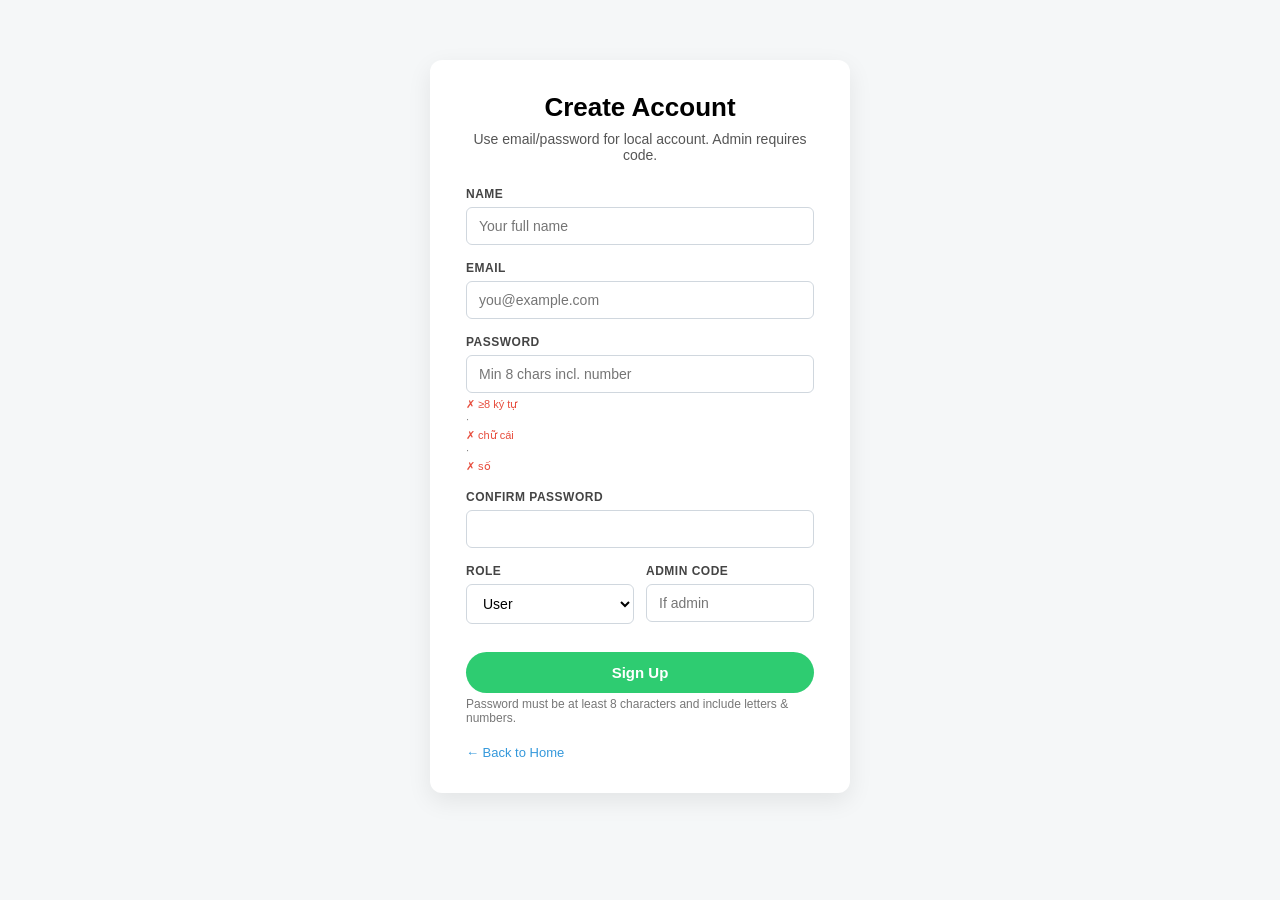
<file: signup.html>
<!DOCTYPE html>
<html lang="en">
<head>
  <meta charset="UTF-8"/>
  <meta name="viewport" content="width=device-width,initial-scale=1"/>
  <title>Sign Up - Organica</title>
  <link rel="stylesheet" href="./assets/css/main.css" />
  <style>
    body{font-family:Roboto,Arial,sans-serif;background:#f5f7f8;margin:0;}
    .signup-wrapper{max-width:420px;margin:60px auto;background:#fff;padding:32px 36px;border-radius:12px;box-shadow:0 8px 24px rgba(0,0,0,.08);} 
    h1{font-size:26px;margin:0 0 8px;font-weight:600;text-align:center;}
    p.subtitle{text-align:center;color:#555;margin:0 0 24px;font-size:14px;}
    form label{display:block;font-size:12px;font-weight:600;margin:16px 0 6px;text-transform:uppercase;letter-spacing:.5px;color:#444;}
    form input, form select{width:100%;padding:10px 12px;border:1px solid #d0d7de;border-radius:6px;font-size:14px;background:#fff;}
    form input:focus{outline:2px solid #2ecc71;border-color:#2ecc71;}
    .role-row{display:flex;gap:12px;}
    .actions{margin-top:28px;display:flex;flex-direction:column;gap:12px;}
    button.primary{background:#2ecc71;color:#fff;border:0;padding:12px 18px;font-size:15px;font-weight:600;border-radius:30px;cursor:pointer;}
    button.primary:hover{background:#27ae60;}
    .note{font-size:12px;color:#777;margin-top:4px;}
    .error{background:#e74c3c;color:#fff;padding:10px 14px;border-radius:6px;font-size:13px;display:none;}
    .success{background:#2ecc71;color:#fff;padding:10px 14px;border-radius:6px;font-size:13px;display:none;}
    .toast{position:fixed;left:50%;top:24px;transform:translateX(-50%);background:#2ecc71;color:#fff;padding:12px 16px;border-radius:8px;box-shadow:0 8px 24px rgba(0,0,0,.15);font-weight:600;display:none;z-index:1000;}
    .toast.show{display:block;}
    a.back{display:inline-block;margin-top:20px;font-size:13px;color:#3498db;text-decoration:none;}
  </style>
</head>
<body>
  <div class="signup-wrapper">
    <h1>Create Account</h1>
    <p class="subtitle">Use email/password for local account. Admin requires code.</p>
    <div class="error" id="errorBox"></div>
    <div class="success" id="successBox"></div>
    <form id="signupForm" autocomplete="off">
      <label for="name">Name</label>
      <input id="name" name="name" type="text" placeholder="Your full name" />
      <label for="email">Email</label>
      <input id="email" name="email" type="email" placeholder="you@example.com" required />
      <label for="password">Password</label>
      <input id="password" name="password" type="password" placeholder="Min 8 chars incl. number" required />
      <div id="passwordHint" style="font-size:11px;color:#888;margin-top:4px;line-height:1.4;">
        <span data-pw-len style="color:#e74c3c;">✗ ≥8 ký tự</span> ·
        <span data-pw-letter style="color:#e74c3c;">✗ chữ cái</span> ·
        <span data-pw-digit style="color:#e74c3c;">✗ số</span>
      </div>
      <label for="confirm">Confirm Password</label>
      <input id="confirm" name="confirm" type="password" required />
      <div class="role-row">
        <div style="flex:1;">
          <label for="role">Role</label>
          <select id="role" name="role">
            <option value="user" selected>User</option>
            <option value="admin">Admin</option>
          </select>
        </div>
        <div style="flex:1;">
          <label for="adminCode">Admin Code</label>
          <input id="adminCode" name="adminCode" type="text" placeholder="If admin" />
        </div>
      </div>
      <div class="actions">
        <button type="submit" class="primary">Sign Up</button>
      </div>
      <div class="note">Password must be at least 8 characters and include letters & numbers.</div>
    </form>
    <a class="back" href="/index.html">← Back to Home</a>
  </div>
  <div class="toast" id="toast">Account created</div>
  <script src="./assets/js/signup.js" defer></script>
</body>
</html>
</file>
<file: assets/css/main.css>
/*-----------------------------------*\
  #main.css
\*-----------------------------------*/

/**
 * copyright 2022 codewithsadee
 */





/*-----------------------------------*\
  #CUSTOM PROPERTY
\*-----------------------------------*/

:root {

  /**
   * colors
   */

  --charleston-green: hsl(206, 20%, 14%);
  --battleship-gray: hsl(0, 0%, 53%);
  --shamrock-green: hsl(152, 95%, 31%);
  --russian-violet: hsl(245, 97%, 13%);
  --yellow-orange: hsl(36, 100%, 50%);
  --green-pigment: hsl(152, 95%, 33%);
  --roman-silver: hsl(223, 6%, 55%);
  --sonic-silver: hsl(0, 0%, 45%);
  --eerie-black: hsl(210, 11%, 15%);
  --space-cadet: hsl(222, 36%, 22%);
  --light-gray: hsl(0, 0%, 82%);
  --mint-cream: hsl(96, 36%, 95%);
  --gunmetal-1: hsl(207, 21%, 17%);
  --gunmetal-2: hsl(206, 21%, 15%);
  --black_90: hsla(0, 0%, 0%, 0.9);
  --black_50: hsla(0, 0%, 0%, 0.5);
  --black_25: hsla(0, 0%, 0%, 0.25);
  --white_50: hsla(0, 0%, 100%, 0.50);
  --white_25: hsla(0, 0%, 100%, 0.25);
  --white_10: hsla(0, 0%, 100%, 0.1);
  --platinum: hsl(0, 0%, 92%);
  --cultured: hsl(0, 0%, 94%);
  --emerald: hsl(152, 95%, 39%);
  --emerald_70: hsla(152, 95%, 39%, 0.7);
  --white: hsl(0, 0%, 100%);
  --black: hsl(0, 0%, 0%);
  --onyx: hsl(0, 0%, 27%);
  --jet: hsl(0, 0%, 20%);
  --russian-violet_65: hsla(245, 97%, 13%, 0.65);
  --rhythm: hsl(220, 17%, 49%);
  --spanish-gray: hsl(156, 3%, 61%);

  /**
   * typography
   */

  --ff-playfair-display: 'Playfair Display', serif;
  --ff-roboto: 'Roboto', sans-serif;

  --fs-1: 3rem;
  --fs-2: 2.4rem;
  --fs-3: 2rem;
  --fs-4: 1.8rem;
  --fs-5: 1.7rem;
  --fs-6: 1.5rem;
  --fs-7: 1.4rem;
  --fs-8: 1.3rem;
  --fs-9: 1rem;

  --fw-400: 400;
  --fw-500: 500;
  --fw-600: 600;
  --fw-700: 700;

  /**
   * spacing
   */

  --section-padding: 80px;

  /**
   * radius
   */

  --radius-4: 4px;
  --radius-6: 6px;

  /**
   * shadow
   */

  --shadow-1: 0 12px 25px -8px hsla(0, 0%, 0%, 0.2);
  --shadow-2: -12px 0 25px -8px hsla(0, 0%, 0%, 0.2);
  --shadow-3: 12px 0 25px -8px hsla(0, 0%, 0%, 0.2);

  /**
   * transition
   */

  --transition-1: 0.05s ease;
  --transition-2: 0.25s ease;
  --cubic-in: cubic-bezier(0.51, 0.03, 0.64, 0.28);
  --cubic-out: cubic-bezier(0.33, 0.85, 0.4, 0.96);

}





/*-----------------------------------*\
  #RESET
\*-----------------------------------*/

*,
*::before,
*::after {
  margin: 0;
  padding: 0;
  box-sizing: border-box;
}

li { list-style: none; }

a {
  text-decoration: none;
  color: inherit;
}

a,
img,
span,
input,
label,
button,
ion-icon { display: block; }

img { height: auto; }

input,
button {
  background: none;
  border: none;
  font: inherit;
}

input { width: 100%; }

button { cursor: pointer; }

ion-icon { pointer-events: none; }

address { font-style: normal; }

:focus-visible { outline-offset: 4px; }

::selection {
  background-color: var(--black_50);
  color: var(--white);
}

html {
  font-size: 10px;
  font-family: var(--ff-roboto);
  scroll-behavior: smooth;
}

body {
  font-size: 1.6rem;
  background-color: var(--white);
}

/* Page transition helpers */
html.page-exit, body.page-exit {
  transition: opacity 220ms var(--cubic-out), transform 220ms var(--cubic-out);
  opacity: 0;
  transform: translateY(6px);
}

html.page-enter, body.page-enter {
  opacity: 0;
  transform: translateY(6px);
}

html, body {
  transition: opacity 260ms var(--cubic-out), transform 260ms var(--cubic-out);
}





/*-----------------------------------*\
  #REUSED STYLE
\*-----------------------------------*/

.container { padding-inline: 15px; }

.btn {
  background-color: var(--bg-color, var(--emerald));
  color: var(--color, var(--white));
  display: flex;
  align-items: center;
  gap: 8px;
  width: max-content;
  font-size: var(--fs, var(--fs-7));
  font-weight: var(--fw, var(--fw-500));
  padding: var(--padding, 15px 20px);
  border-radius: 50px;
  transition: var(--transition-2);
}

.btn ion-icon { font-size: 1.6rem; }

.btn-primary:is(:hover, :focus) { --bg-color: var(--green-pigment); }

.section { padding-block: var(--section-padding); }

.h2 {
  font-size: var(--fs-1);
  font-weight: var(--fw-500);
  color: var(--russian-violet);
}

.h3 {
  font-family: var(--ff-playfair-display);
  font-size: var(--fs-4);
}

.w-100 { width: 100%; }

.has-scrollbar {
  display: flex;
  overflow-x: auto;
  padding-block-end: 30px;
  margin-block-end: -30px;
  scroll-snap-type: inline mandatory;
}

.has-scrollbar::-webkit-scrollbar { height: 10px; }

.has-scrollbar::-webkit-scrollbar-thumb {
  background-color: transparent;
  border-radius: 15px;
}

.has-scrollbar:hover::-webkit-scrollbar-thumb { background-color: var(--black_25); }

.section-subtitle {
  color: var(--emerald);
  font-family: var(--ff-playfair-display);
  font-size: var(--fs-3);
  font-style: italic;
  margin-block-end: 10px;
}

.section-subtitle,
.section-title { text-align: center; }

.grid-list {
  display: grid;
  gap: 30px;
}

.rating-wrapper {
  color: var(--yellow-orange);
  display: flex;
  justify-content: var(--justify-content, center);
  gap: 2px;
  font-size: 1.4rem;
}

.product-card {
  background-color: var(--mint-cream);
  padding: 30px 20px;
  text-align: center;
  outline: 2px solid transparent;
  transition: var(--transition-2);
}

.product-card:is(:hover, :focus-within) { outline-color: var(--emerald); }

.product-card .card-banner {
  position: relative;
  max-width: max-content;
  margin-inline: auto;
  margin-block-end: 20px;
}

.product-card .card-banner img { transition: var(--transition-2); }

.product-card:is(:hover, :focus-within) .card-banner img { opacity: 0.6; }

.product-card .btn-wrapper {
  position: absolute;
  top: 50%;
  left: 50%;
  transform: translate(-50%, -50%);
  display: flex;
  align-items: center;
  gap: 10px;
}

.product-card .product-btn {
  position: relative;
  background-color: var(--emerald);
  font-size: var(--fs, 2rem);
  color: var(--white);
  padding: var(--padding, 12px);
  border-radius: 50%;
  opacity: 0;
  transition: var(--transition-2);
}

.product-card .product-btn ion-icon { --ionicon-stroke-width: 50px; }

.tooltip {
  position: absolute;
  bottom: calc(100% + 10px);
  left: 50%;
  transform: translateX(-50%);
  background-color: var(--black_90);
  border-radius: var(--radius-4);
  font-size: var(--fs-7);
  min-width: max-content;
  padding: 4px 12px;
  pointer-events: none;
  opacity: var(--opacity, 0);
  transition: var(--transition-2);
}

.tooltip::after {
  content: "";
  position: absolute;
  top: 20px;
  left: 50%;
  transform: translateX(-50%) rotate(45deg);
  border: 5px solid transparent;
  border-bottom-color: var(--black_90);
  border-right-color: var(--black_90);
}

.product-card:is(:hover, :focus-within) .product-btn { opacity: 1; }

.product-card .product-btn:is(:hover, :focus) { background-color: var(--gunmetal-2); }

.product-card .product-btn:is(:hover, :focus) .tooltip { --opacity: 1; }

.product-card .rating-wrapper { margin-block-end: 10px; }

.product-card .card-title {
  color: var(--russian-violet);
  font-size: var(--fs-4);
  font-weight: var(--fw-500);
  margin-block-end: 10px;
}

.product-card .card-title > a { transition: var(--transition-2); }

.product-card .card-title > a:is(:hover, :focus) { color: var(--emerald); }

.product-card .price-wrapper {
  font-size: var(--fs-6);
  margin-block-end: 15px;
}

.product-card .price-wrapper .del { color: var(--battleship-gray); }

.product-card .price-wrapper .price {
  color: var(--emerald);
  margin-inline-start: 5px;
}

.product-card .btn {
  margin-inline: auto;
  --padding: 12px 18px;
}





/*-----------------------------------*\
  #HEADER
\*-----------------------------------*/

.top-bar {
  background-color: var(--gunmetal-2);
  color: var(--emerald);
  font-size: var(--fs-7);
  font-weight: var(--fw-500);
  text-align: center;
  padding-block: 10px;
}

.logo {
  color: var(--gunmetal-2);
  font-family: var(--ff-playfair-display);
  font-size: 3rem;
}

.logo .span {
  display: inline-block;
  color: var(--emerald);
}

.nav-wrapper .logo { text-align: center; }

.nav-wrapper .container {
  display: flex;
  flex-wrap: wrap;
  justify-content: space-between;
  align-items: center;
  row-gap: 20px;
  padding-inline: 10%;
  padding-block: 20px;
}

.nav-wrapper .h1 { min-width: 100%; }

.header-action {
  display: flex;
  min-width: 70%;
  justify-content: space-between;
  align-items: center;
}

.nav-open-btn {
  background-color: var(--emerald);
  color: var(--white);
  font-size: 2.8rem;
  padding: 6px;
  border-radius: var(--radius-4);
  transition: var(--transition-1);
}

.nav-open-btn:is(:hover, :focus) { background-color: var(--green-pigment); }

.header-action-btn {
  position: relative;
  background-color: var(--mint-cream);
  color: var(--space-cadet);
  font-size: 2rem;
  padding: 10px;
  border-radius: 50%;
}

.header-action-btn:is(:hover, :focus):not(:focus-visible) {
  outline: 2px solid var(--emerald);
}

.btn-badge {
  position: absolute;
  background-color: var(--emerald);
  color: var(--white);
  font-size: var(--fs-9);
  font-weight: var(--fw-600);
  padding: 3px 7px;
  border-radius: 50px;
  top: -5px;
  right: -5px;
}

.search-wrapper { position: relative; }

.search-wrapper.active .search-icon,
.search-wrapper .close-icon { display: none; }

.search-wrapper .search-icon,
.search-wrapper.active .close-icon { display: block; }

.input-wrapper {
  position: absolute;
  background-color: var(--white);
  top: calc(100% + 25px);
  left: 0;
  width: 260px;
  transform: translateX(var(--translateX, -85px)) scale(var(--scale, 0.5));
  box-shadow: var(--shadow-1);
  padding: 20px;
  border-radius: var(--radius-4);
  visibility: hidden;
  opacity: 0;
  transition: 0.15s var(--cubic-in);
}

.search-wrapper.active .input-wrapper {
  visibility: visible;
  opacity: 1;
  --scale: 1;
  transition: 0.35s var(--cubic-out);
}

.search-input {
  color: var(--eerie-black);
  font-size: var(--fs-6);
  border: 1px solid var(--platinum);
  padding: 15px;
  padding-inline-end: 40px;
  outline: none;
}

.search-input::-webkit-search-cancel-button { display: none; }

.search-input:focus { border-color: var(--emerald); }

.search-submit {
  color: var(--space-cadet);
  font-size: 2rem;
  position: absolute;
  top: 50%;
  transform: translateY(-50%);
  right: 33px;
}

.navbar {
  background-color: var(--gunmetal-1);
  position: fixed;
  top: 0;
  left: -300px;
  max-width: 300px;
  width: 100%;
  min-height: 100%;
  padding: 100px 13px 30px;
  box-shadow: var(--shadow-3);
  z-index: 2;
  visibility: hidden;
  transition: 0.25s var(--cubic-in);
}

.navbar.active {
  transform: translateX(300px);
  visibility: visible;
  transition: 0.5s var(--cubic-out);
}

.nav-close-btn {
  color: var(--white_50);
  font-size: 2.8rem;
  border: 1px solid;
  padding: 5px;
  position: absolute;
  top: 30px;
  right: 30px;
  transition: var(--transition-1);
}

.nav-close-btn:is(:hover, :focus) { color: var(--white); }

.navbar-link {
  color: var(--white);
  font-size: var(--fs-6);
  font-weight: var(--fw-700);
  padding: 17px;
  border-radius: var(--radius-4);
}

.navbar-link:is(:hover, :focus) { background-color: var(--white_10); }





/*-----------------------------------*\
  #ASIDE
\*-----------------------------------*/

.side-panel {
  position: fixed;
  top: 0;
  right: -300px;
  background-color: var(--white);
  max-width: 300px;
  width: 100%;
  height: 100%;
  padding: 100px 20px 25px;
  display: flex;
  flex-direction: column;
  box-shadow: var(--shadow-2);
  z-index: 6;
  visibility: hidden;
  transition: 0.25s var(--cubic-in);
}

.side-panel.active {
  visibility: visible;
  transform: translateX(-300px);
  transition: 0.5s var(--cubic-out);
}

.panel-close-btn {
  position: absolute;
  top: 20px;
  right: 15px;
  background-color: var(--jet);
  color: var(--white);
  font-size: 2.6rem;
  padding: 7px;
  border-radius: var(--radius-4);
}

.panel-list { margin-block-end: auto; }

.panel-item:not(:last-child) {
  padding-block-end: 20px;
  border-block-end: 1px solid var(--cultured);
  margin-block-end: 20px;
}

.panel-card {
  display: flex;
  align-items: flex-start;
  gap: 15px;
}

.panel-item .item-title {
  color: var(--russian-violet);
  font-size: var(--fs-7);
  font-weight: var(--fw-700);
  margin-block-end: 6px;
}

.panel-item .item-value {
  color: var(--battleship-gray);
  font-size: var(--fs-8);
}

.panel-item .item-close-btn {
  margin-inline-start: auto;
  color: var(--onyx);
  font-size: 2.5rem;
}

.panel-item .item-close-btn ion-icon { --ionicon-stroke-width: 25px; }

.side-panel .subtotal {
  display: flex;
  justify-content: space-between;
  align-items: center;
  margin-block-end: 30px;
}

.side-panel .subtotal-text {
  color: var(--russian-violet);
  font-weight: var(--fw-700);
}

.side-panel .subtotal-value {
  color: var(--emerald);
  font-size: var(--fs-3);
  font-weight: var(--fw-700);
}

.panel-btn {
  background-color: var(--emerald);
  color: var(--white);
  font-size: var(--fs-7);
  text-align: center;
  padding: 20px 15px;
  border-radius: var(--radius-6);
  transition: var(--transition-1);
}

.panel-btn:is(:hover, :focus) { background-color: var(--green-pigment); }





/*-----------------------------------*\
  #FOOTER
\*-----------------------------------*/

.footer {
  background-image: url("../images/hero-left-bg.png"), url("../images/hero-right-bg.png");
  background-color: var(--charleston-green);
  background-repeat: no-repeat, no-repeat;
  background-position: bottom left, top right;
  color: var(--light-gray);
}

.footer-top { padding-block: 60px; }

.footer-top .container {
  display: grid;
  gap: 60px;
}

.footer .logo {
  font-size: 3.2rem;
  color: var(--white);
  font-weight: var(--fw-700);
}

.footer-text {
  line-height: 2;
  margin-block: 20px 15px;
}

.social-list {
  display: flex;
  gap: 15px;
}

.social-link {
  border: 1px solid;
  padding: 8px;
  border-radius: 50%;
  transition: var(--transition-1);
}

.social-link:is(:hover, :focus) { color: var(--emerald); }

.footer-list-title {
  color: var(--white);
  font-size: var(--fs-2);
  font-weight: var(--fw-700);
  margin-block-end: 25px;
}

.footer-link {
  font-size: var(--fs-6);
  margin-block-start: 16px;
  transition: var(--transition-1);
}

.footer-link:is(:hover, :focus) { color: var(--emerald); }

.footer-item {
  display: flex;
  align-items: center;
  gap: 10px;
}

.footer-item:not(:last-child) { margin-block-end: 16px; }

.footer-item .contact-icon { font-size: 2.4rem; }

.footer-top .newsletter-text {
  line-height: 1.8;
  margin-block-end: 25px;
}

.footer-form { position: relative; }

.footer-input {
  background-color: var(--white);
  color: var(--battleship-gray);
  font-size: var(--fs-6);
  padding: 16px 20px;
  padding-inline-end: 50px;
  border-radius: var(--radius-4);
}

.footer-form-btn {
  position: absolute;
  top: 50%;
  right: 15px;
  transform: translateY(-50%);
  color: var(--emerald);
  font-size: 2.2rem;
}

.footer-bottom {
  background-color: var(--gunmetal-1);
  padding-block: 20px;
  font-size: var(--fs-7);
}

.copyright {
  text-align: center;
  line-height: 1.7;
  margin-block-end: 10px;
}

.copyright-link {
  display: inline-block;
  color: var(--emerald);
}

.footer-bottom-list {
  display: flex;
  justify-content: center;
  gap: 20px;
}





/*-----------------------------------*\
  #BACK TO TOP
\*-----------------------------------*/

.back-to-top {
  position: fixed;
  bottom: 10px;
  right: 20px;
  background-color: var(--emerald_70);
  font-size: 2rem;
  color: var(--white);
  padding: 8px;
  border-radius: 50%;
  border: 2px solid var(--emerald);
  opacity: 0;
  visibility: hidden;
  transition: var(--transition-2);
  z-index: 1;
}

.back-to-top.active {
  opacity: 1;
  visibility: visible;
  transform: translateY(-10px);
}

.back-to-top:is(:hover, :focus) { background-color: var(--emerald); }





/*-----------------------------------*\
  #BREADCUMB
\*-----------------------------------*/

.breadcumb-wrapper {
  background-image: url(../images/breadcumb-bg.jpg);
  background-repeat: no-repeat;
  background-size: cover;
  background-position: center;
  background-color: var(--russian-violet_65);
  background-blend-mode: darken;
  text-align: center;
  color: var(--white);
  min-height: 250px;
  display: grid;
  place-content: center;
  gap: 20px;
}

.page-title {
  --fs-1: 3.5rem;
  font-size: var(--fs-1);
}

.breadcumb-list {
  display: flex;
  justify-content: center;
}

.breadcumb-item {
  font-size: var(--fs-3);
  display: flex;
}

.breadcumb-item:not(:last-child)::after {
  content: "/";
  margin-inline: 10px;
}

.breadcumb-link { transition: var(--transition-2); }

.breadcumb-link:is(:hover, :focus) { color: var(--emerald); }





/*-----------------------------------*\
  #MEDIA QUERIES
\*-----------------------------------*/

/**
 * responsive for larger than 480px screen
 */

@media (min-width: 480px) {

  /**
   * HEADER
   */

  .nav-wrapper .container { padding-inline: 25px; }

  .nav-wrapper .h1 {
    min-width: max-content;
    order: 2;
  }

  .nav-open-btn { order: 1; }

  .header-action {
    order: 3;
    min-width: max-content;
    gap: 15px;
  }

  .input-wrapper { --translateX: -220px; }

}





/**
 * responsive for larger than 569px screen
 */

@media (min-width: 569px) {

  /**
   * CUSTOM PROPERTY
   */

  :root {

    /**
     * typography
     */

    --fs-1: 3.2rem;

  }



  /**
   * REUSED STYLE
   */

  .container {
    max-width: 520px;
    margin-inline: auto;
  }



  /**
   * HEADER
   */

  .nav-wrapper .container { max-width: unset; }

}





/**
 * responsive for larger than 768px screen
 */

@media (min-width: 768px) {

  /**
   * CUSTOM PROPERTY
   */

  :root {

    /**
     * typography
     */

    --fs-1: 3.8rem;

  }



  /**
   * REUSED STYLE
   */

  .container { max-width: 700px; }



  /**
   * FOOTER
   */

  .footer-top .container { grid-template-columns: 1fr 1fr; }



  /**
   * BREADCUMB
   */

  .breadcumb-wrapper { min-height: 400px; }

  .page-title { --fs-1: 5rem; }

}





/**
 * responsive for larger than 992px screen
 */

@media (min-width: 992px) {

  /**
   * REUSED STYLE
   */

  .container {
    padding-inline: 40px;
    max-width: 1020px;
  }



  /**
   * HEADER
   */

  .nav-open-btn,
  .nav-close-btn { display: none; }

  .nav-wrapper .container {
    padding-inline: 40px;
    max-width: 1040px;
  }

  .navbar {
    all: unset;
    order: 2;
  }

  .navbar-link {
    color: var(--gunmetal-2);
    padding: 0 5px;
    --fs-6: 1.6rem;
  }

  .navbar-link:is(:hover, :focus) {
    background-color: unset;
    color: var(--emerald);
  }

  .navbar-list {
    display: flex;
    gap: 10px;
  }

  .header-action-btn { padding: 15px; }



  /**
   * FOOTER
   */

  .footer-top .container {
    grid-template-columns: 1.3fr 0.6fr 1fr 1fr;
    gap: 30px;
  }

  .footer-bottom .container {
    display: flex;
    justify-content: space-between;
    align-items: center;
  }

  .copyright { margin-block-end: 0; }

}





/**
 * responsive for larger than 1200px screen
 */

@media (min-width: 1200px) {

  /**
   * REUSED STYLE
   */

  .container { max-width: 1200px; }



  /**
   * HEADER
   */

  .nav-wrapper .container { max-width: 1200px; }

}
</file>
